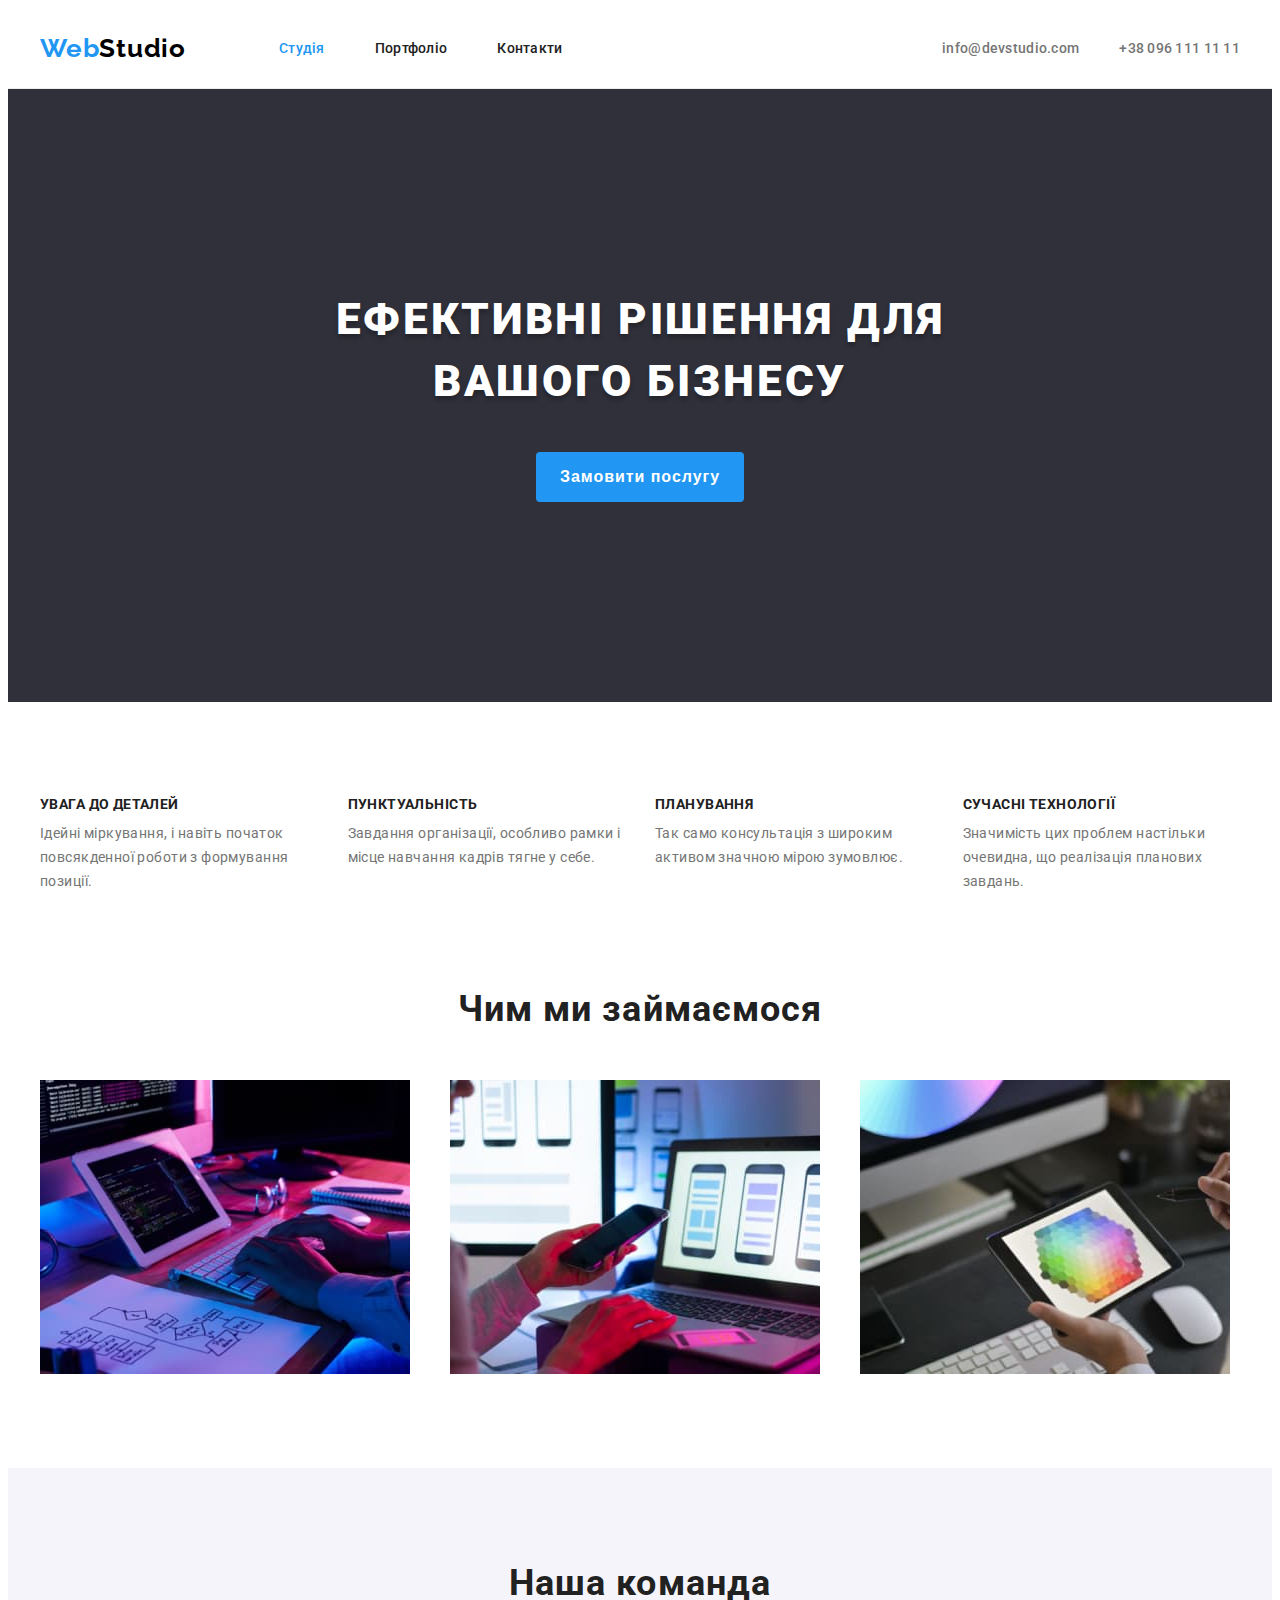
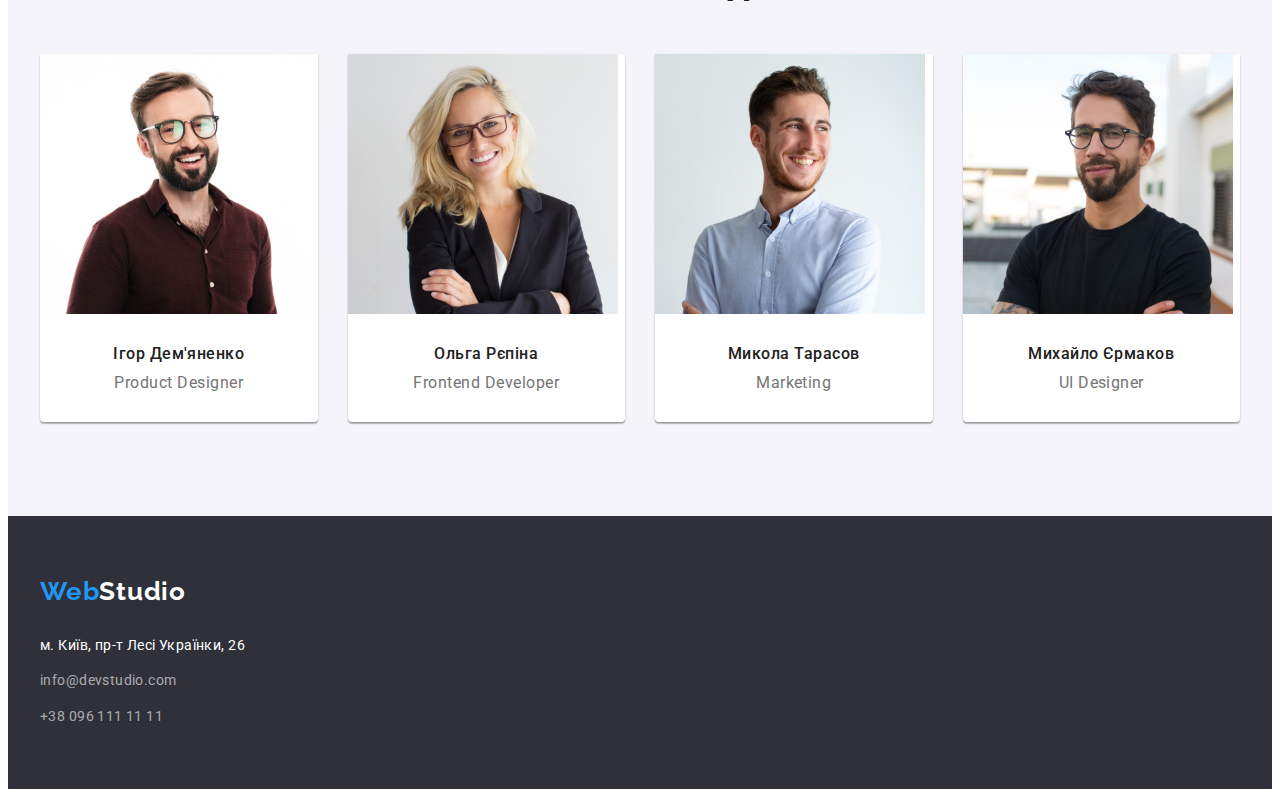
<file: index.html>
<!doctype html>
<html lang="uk">
<head>
    <meta charset="utf-8">
    <meta http-equiv="x-ua-compatible" content="IE=edge">
    <meta name="viewport" content="width=device-width, initial-scale=1.0">
    <link rel="preconnect" href="https://fonts.googleapis.com">
    <link rel="preconnect" href="https://fonts.gstatic.com" crossorigin>
    <link href="https://fonts.googleapis.com/css2?family=Raleway:wght@700&family=Roboto:wght@400;500;700;900&display=swap" rel="stylesheet">
    <link
        rel="stylesheet" href="https://cdnjs.cloudflare.com/ajax/libs/modern-normalize/1.0.0/modern-normalize.css"
        integrity="sha512-Zx6MlUMKSVJoQ+83OwhdILe8cSEsCzfqThJd7J/VA2UrK6Ctj85p+xzqfyuNXE5B1k25uUdmJ2OzItbBy9GHAQ=="
        crossorigin="anonymous" referrerpolicy="no-referrer"
    >
    <link rel="stylesheet" href="styles/styles.css">
    <title>goit-markup-hw-03</title>
</head>
<body>
    <header class="page-header">
        <div class="container flex">
            <nav class="main-nav flex">
                <a href="index.html" class="logo link"> Web<span class="logo-header">Studio</span></a>
                <ul class="site-nav flex">
                    <li class="item">
                        <a href="index.html" class="link current">Студія</a>
                    </li>

                    <li class="item">
                        <a href="portfolio.html" class="link">Портфоліо</a>
                    </li>

                    <li class="item">
                        <a href="" class="link">Контакти</a>
                    </li>
                </ul>
            </nav>
            <ul class="contacts-list flex">
                <li class="item">
                    <a href="mailto:info@devstudio.com" class="contacts link">info@devstudio.com</a>
                </li>

                <li class="item">
                    <a href="tel:+380961111111" class="contacts link">+38 096 111 11 11</a>
                </li>
            </ul>
        </div>
    </header>
    <main >
        <section class="section hero">
            <div class="container">
                <h1 class="title-hero">
                    Ефективні рішення для вашого бізнесу
                </h1>
                <button class="button-call" type="button">
                    Замовити послугу
                </button>
            </div>
        </section>
        <section class="section">
            <div class="container">
                <h2 class="title-section visually-hidden">
                    Особливості
                </h2>
                <ul class="features-list flex">
                    <li class="item">
                        <h3 class="features-title">УВАГА ДО ДЕТАЛЕЙ</h3>
                        <p class="features-text">
                            Ідейні міркування, і навіть початок повсякденної роботи з формування позиції.
                        </p>
                    </li>

                    <li class="item">
                        <h3 class="features-title">ПУНКТУАЛЬНІСТЬ</h3>
                        <p class="features-text">
                            Завдання організації, особливо рамки і місце навчання кадрів тягне у себе.
                        </p>
                    </li>

                    <li class="item">
                        <h3 class="features-title">ПЛАНУВАННЯ</h3>
                        <p class="features-text">
                            Так само консультація з широким активом значною мірою зумовлює.
                        </p>
                    </li>

                    <li class="item">
                        <h3 class="features-title">СУЧАСНІ ТЕХНОЛОГІЇ</h3>
                        <p class="features-text">
                            Значимість цих проблем настільки очевидна, що реалізація планових завдань.
                        </p>
                    </li>
                </ul>
            </div>
        </section>
        <section class="section business">
            <div class="container">
                <h2 class="title-section">
                    Чим ми займаємося
                </h2>
                <ul class="business-list flex">
                    <li class="item">
                        <img src="images/img1.jpg" alt="Створення макету" width="370">
                    </li>

                    <li class="item">
                        <img src="images/img2.jpg" alt="Адаптивна верстка" width="370">
                    </li>

                    <li class="item">
                        <img src="images/img3.jpg" alt="Дизайн" width="370">
                    </li>
                </ul>
            </div>
        </section>
        <section class="section team">
            <div class="container">
                <h2 class="title-section">
                    Наша команда
                </h2>
                <ul class="team-list flex">
                    <li class="item">
                        <img src="images/foto1.jpg" alt="Ігор Дем'яненко, Product Designer" width="270">
                        <div class="card-footer">
                            <h3 class="team-title">
                                Ігор Дем'яненко
                            </h3>
                            <p class="team-text">
                                Product Designer
                            </p>
                        </div>
                    </li>

                    <li class="item">
                        <img src="images/foto2.jpg" alt="Ольга Рєпіна, Frontend Developer" width="270">
                        <div class="card-footer">
                            <h3 class="team-title">
                                Ольга Рєпіна
                            </h3>
                            <p class="team-text">
                                Frontend Developer
                            </p>
                        </div>
                    </li>

                    <li class="item">
                        <img src="images/foto3.jpg" alt="Микола Тарасов, Marketing" width="270">
                        <div class="card-footer">
                            <h3 class="team-title">
                                Микола Тарасов
                            </h3>
                            <p class="team-text">
                                Marketing
                            </p>
                        </div>
                    </li>

                    <li class="item">
                        <img src="images/foto4.jpg" alt="Михайло Єрмаков, UI Designer" width="270">
                        <div class="card-footer">
                            <h3 class="team-title">
                                Михайло Єрмаков
                            </h3>
                            <p class="team-text">
                                UI Designer
                            </p>
                        </div>
                    </li>
                </ul>
            </div>
        </section>
    </main>
    <footer class="page-footer">
        <div class="container">
            <a href="" class="logo link">Web<span class="logo-footer">Studio</span></a>
            <address class="address-list">
                <p>
                    м. Київ, пр-т Лесі Українки, 26
                </p>
                <ul class="contacts-list">
                    <li class="item">
                        <a href="mailto:info@devstudio.com" class="contacts link transparency">info@devstudio.com</a>
                    </li>

                    <li class="item">
                        <a href="tel:+380961111111" class="contacts link transparency">+38 096 111 11 11</a>
                    </li>
                </ul>
            </address>
        </div>
    </footer>
</body>
</html>
</file>
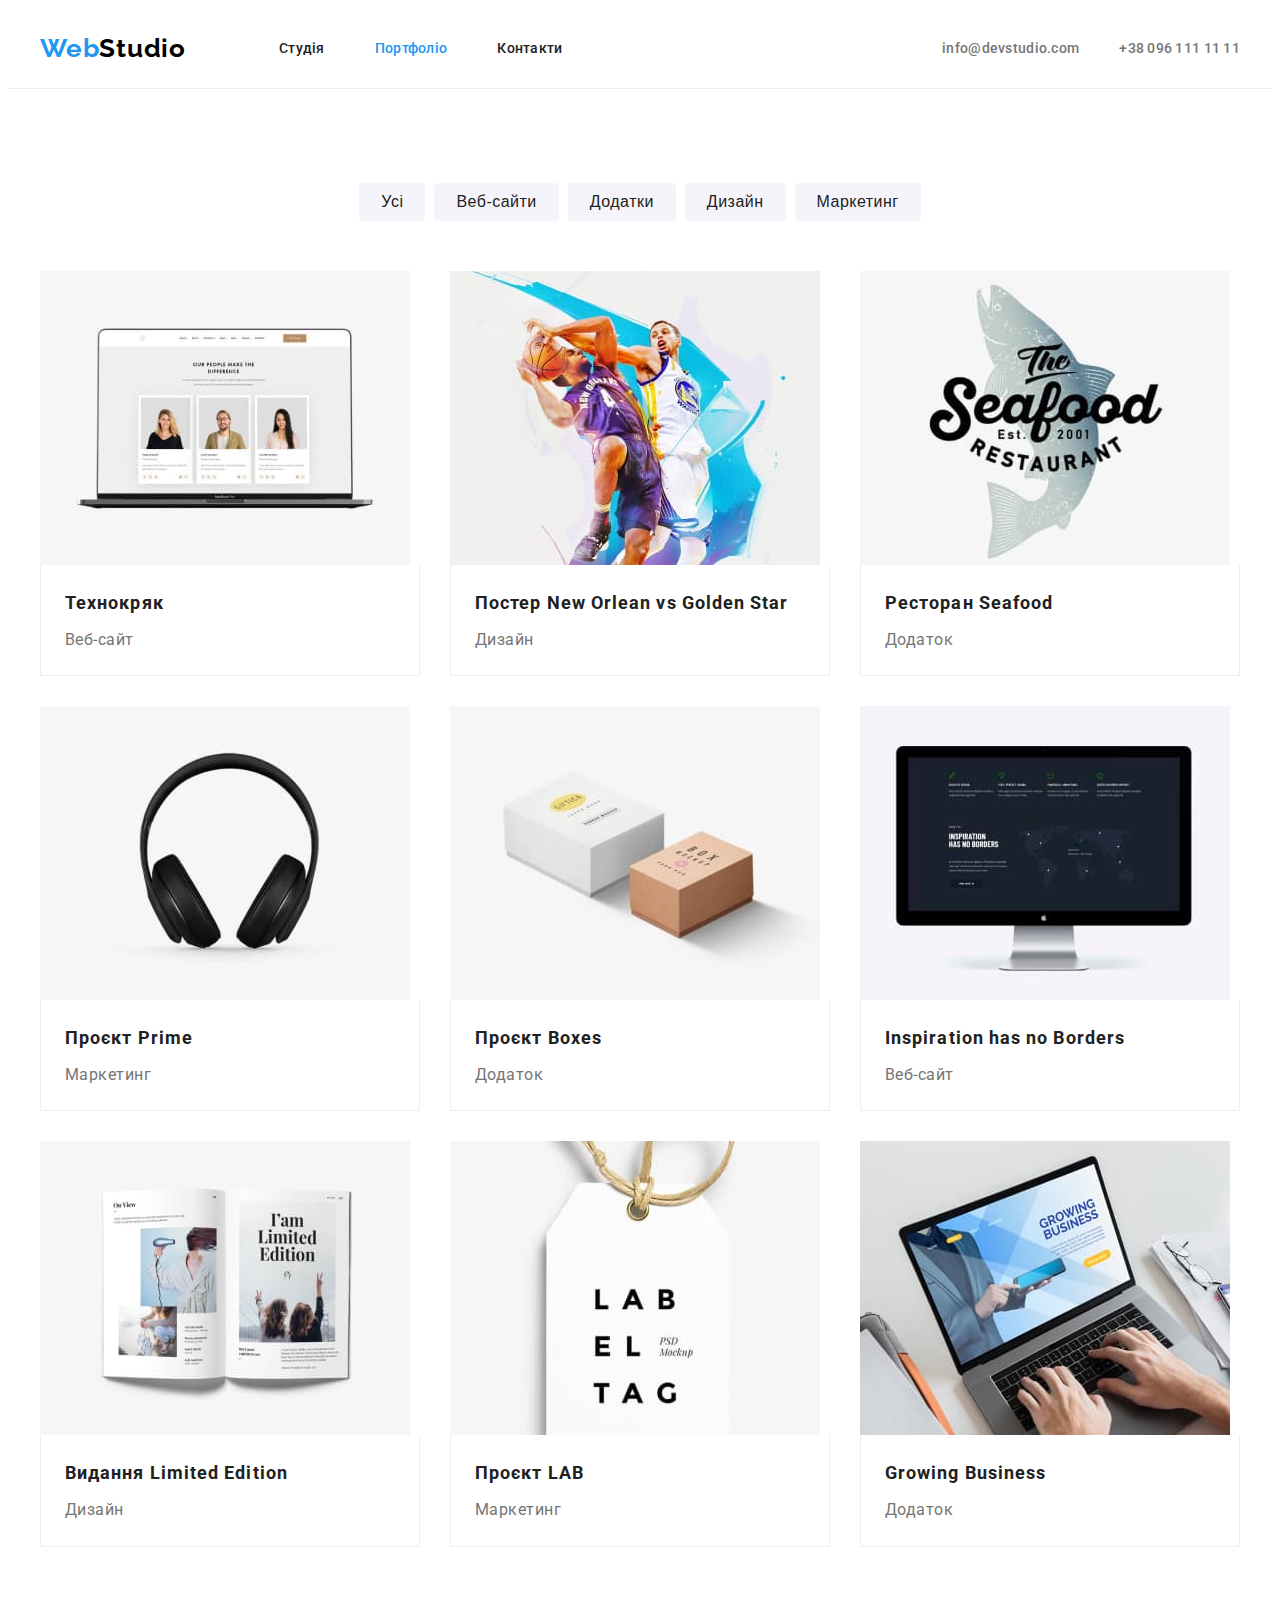
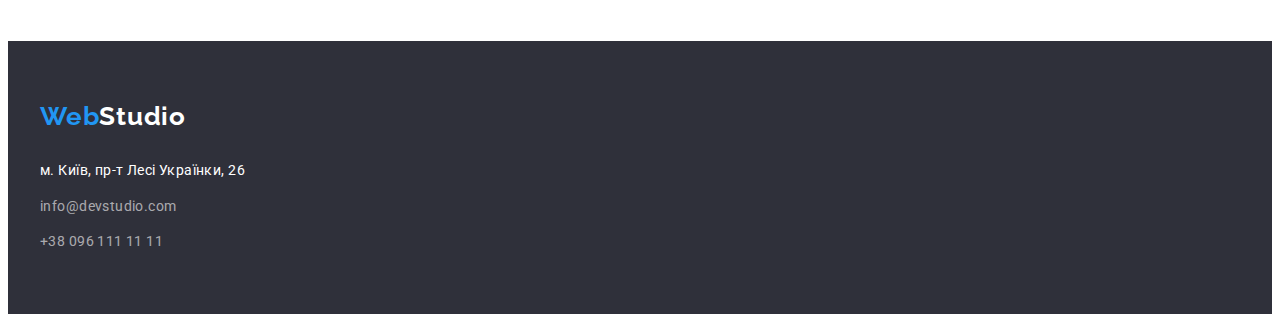
<file: portfolio.html>
<!DOCTYPE html>
<html lang="uk">
<head>
    <meta charset="utf-8">
    <meta http-equiv="x-ua-compatible" content="ie=edge">
    <meta name="viewport" content="width=device-width, initial-scale=1.0">
    <link rel="preconnect" href="https://fonts.googleapis.com">
    <link rel="preconnect" href="https://fonts.gstatic.com" crossorigin>
    <link href="https://fonts.googleapis.com/css2?family=Raleway:wght@700&family=Roboto:wght@400;500;700;900&display=swap" rel="stylesheet">
    <link 
        rel="stylesheet" href="https://cdnjs.cloudflare.com/ajax/libs/modern-normalize/1.0.0/modern-normalize.css"
        integrity="sha512-Zx6MlUMKSVJoQ+83OwhdILe8cSEsCzfqThJd7J/VA2UrK6Ctj85p+xzqfyuNXE5B1k25uUdmJ2OzItbBy9GHAQ=="
        crossorigin="anonymous" referrerpolicy="no-referrer"
    >
    <link rel="stylesheet" href="styles/styles.css">
    <title>goit-markup-hw-03</title>
</head>
<body>
    <header class="page-header">
        <div class="container flex">
            <nav class="main-nav flex">
                <a href="index.html" class="logo link"> Web<span class="logo-header">Studio</span></a>
                <ul class="site-nav flex">
                    <li class="item">
                        <a href="index.html" class="link">Студія</a>
                    </li>
    
                    <li class="item">
                        <a href="portfolio.html" class="link current">Портфоліо</a>
                    </li>
    
                    <li class="item">
                        <a href="" class="link">Контакти</a>
                    </li>
                </ul>
            </nav>
            <ul class="contacts-list flex">
                <li class="item">
                    <a href="mailto:info@devstudio.com" class="contacts link">info@devstudio.com</a>
                </li>
    
                <li class="item">
                    <a href="tel:+380961111111" class="contacts link">+38 096 111 11 11</a>
                </li>
            </ul>
        </div>
    </header>
    <main>
        <section class="section portfolio">
            <div class="container">
                <h1 class="title-section visually-hidden">
                    Портфоліо
                </h1>
                <ul class="filter flex">
                    <li class="item">
                        <button class="button-filter" type="button">
                            Усі
                        </button>
                    </li>

                    <li class="item">
                        <button class="button-filter" type="button">
                            Веб-сайти
                        </button>
                    </li>

                    <li class="item">
                        <button class="button-filter" type="button">
                            Додатки
                        </button>
                    </li>

                    <li class="item">
                        <button class="button-filter" type="button">
                            Дизайн
                        </button>
                    </li>

                    <li class="item">
                        <button class="button-filter" type="button">
                            Маркетинг
                        </button>
                    </li>
                </ul>
                <ul class="portfolio-list flex">
                    <li class="item">
                        <a href="" class="link">
                            <img src="images/project1.jpg" alt="Оформлення веб-сайту, світлий фон" width="370">
                            <div class="card-footer">
                                <h2 class="portfolio-title">
                                    Технокряк
                                </h2>
                                <p class="portfolio-text">
                                    Веб-сайт
                                </p>
                            </div>
                        </a>
                    </li>

                    <li class="item">
                        <a href="" class="link">
                            <img src="images/project2.jpg" alt="Дизайн постера анонс матча у баскетбол" width="370">
                            <div class="card-footer">
                                <h2 class="portfolio-title">
                                    Постер New Orlean vs Golden Star
                                </h2>
                                <p class="portfolio-text">
                                    Дизайн
                                </p>
                            </div>
                        </a>
                    </li>

                    <li class="item">
                        <a href="" class="link">
                            <img src="images/project3.jpg" alt="Логотип ресторану" width="370">
                            <div class="card-footer">
                                <h2 class="portfolio-title">
                                    Ресторан Seafood
                                </h2>
                                <p class="portfolio-text">
                                    Додаток
                                </p>
                            </div>
                        </a>
                    </li>

                    <li class="item">
                        <a href="" class="link">
                            <img src="images/project4.jpg" alt="Товарна позиція - чорні навушники" width="370">
                            <div class="card-footer">
                                <h2 class="portfolio-title">
                                    Проєкт Prime
                                </h2>
                                <p class="portfolio-text">
                                    Маркетинг
                                </p>
                            </div>
                        </a>
                    </li>

                    <li class="item">
                        <a href="" class="link">
                            <img src="images/project5.jpg" alt="Упаковочні коробки у додатку" width="370">
                            <div class="card-footer">
                                <h2 class="portfolio-title">
                                    Проєкт Boxes
                                </h2>
                                <p class="portfolio-text">
                                    Додаток
                                </p>
                            </div>
                        </a>
                    </li>

                    <li class="item">
                        <a href="" class="link">
                            <img src="images/project6.jpg" alt="Оформлення веб-сайту, темний фон" width="370">
                            <div class="card-footer">
                                <h2 class="portfolio-title">
                                    Inspiration has no Borders
                                </h2>
                                <p class="portfolio-text">
                                    Веб-сайт
                                </p>
                            </div>
                        </a>
                    </li>

                    <li class="item">
                        <a href="" class="link">
                            <img src="images/project7.jpg" alt="Дизайн видання" width="370">
                            <div class="card-footer">
                                <h2 class="portfolio-title">
                                    Видання Limited Edition
                                </h2>
                                <p class="portfolio-text">
                                    Дизайн
                                </p>
                            </div>
                        </a>
                    </li>

                    <li class="item">
                        <a href="" class="link">
                            <img src="images/project8.jpg" alt="Бірка товару" width="370">
                            <div class="card-footer">
                                <h2 class="portfolio-title">
                                    Проєкт LAB
                                </h2>
                                <p class="portfolio-text">
                                    Маркетинг
                                </p>
                            </div>
                        </a>
                    </li>

                    <li class="item">
                        <a href="" class="link">
                            <img src="images/project9.jpg" alt="Запуск додатку на екрані" width="370">
                            <div class="card-footer">
                                <h2 class="portfolio-title">
                                    Growing Business
                                </h2>
                                <p class="portfolio-text">
                                    Додаток
                                </p>
                            </div>
                        </a>
                    </li>
                </ul>
            </div>    
        </section>
    </main>
    <footer class="page-footer">
        <div class="container">
            <a href="" class="logo link">Web<span class="logo-footer">Studio</span></a>
            <address class="address-list">
                <p>
                    м. Київ, пр-т Лесі Українки, 26
                </p>
                <ul class="contacts-list">
                    <li class="item">
                        <a href="mailto:info@devstudio.com" class="contacts link transparency">info@devstudio.com</a>
                    </li>
    
                    <li class="item">
                        <a href="tel:+380961111111" class="contacts link transparency">+38 096 111 11 11</a>
                    </li>
                </ul>
            </address>
        </div>
    </footer>
</body>
</html>
</file>
<file: styles/styles.css>
:root {
    --background-color-primary: #FFFFFF;
    --background-color-secondary: #2F303A;
    --background-color-other: #F5F4FA;
    --border-color: #ECECEC;
    --border-color-secondary : #EEEEEE;
    --text-color-primary: #757575;
    --text-color-secondary: #212121;
    --accent-color-primary: #2196F3;
    --active-color-primary: #188CE8;
    --accent-color-secondary: #FFFFFF;
    --accent-color-secondary-transparency: rgba(255, 255, 255, 0.6);
    --accent-color-other: #000000;
    --card-set-gap: 30px;
    --portfolio-cards-inline: 3;
}
body {
    font-family: Roboto, sans-serif;
    background-color: var(--background-color-primary);
    color: var(--text-color-primary);
}
h1,
h2,
h3,
h4,
h5,
h6,
p,
ul {
    margin: 0;
    padding: 0;
    list-style: none;
}
img {
    display: block;
    max-width: 100%;
    height: auto;
}
.visually-hidden {
    position: absolute;
    white-space: nowrap;
    width: 1px;
    height: 1px;
    overflow: hidden;
    border: 0;
    padding: 0;
    clip: rect(0 0 0 0);
    clip-path: inset(50%);
    margin: -1px;
}
.flex {
    display: flex;
}
.link {
    text-decoration: none;
}
.section {
    padding-top: 94px;
    padding-bottom: 94px;
}
.container {
    margin-left: auto;
    margin-right: auto;
    width: 1200px;
    padding-left: 15px;
    padding-right: 15px;
}
/* header style */
.page-header {
    border-bottom: 1px solid var(--border-color);
}
.page-header .flex {
    align-items: center;
}
.logo {
    font-family: "Raleway";
    font-weight: 700;
    font-size: 26px;
    letter-spacing: 0.03em;
    color: var(--accent-color-primary);
}
.logo-header {
    color: var(--accent-color-other);
}
.site-nav {
    font-weight: 500;
    font-size: 14px;
    letter-spacing: 0.02em;
    width: 281px;
    margin-left: 93px;
}
.site-nav .item {
    margin-left: 50px;
}
.site-nav .item:first-child {
    margin-left: 0;
}
.site-nav .item a {
    color: var(--text-color-secondary);
}
.site-nav .item .current,
.site-nav .link:hover,
.site-nav .link:focus {
    color: var(--accent-color-primary);
}
.current a {
    color: var(--accent-color-primary);
}
.page-header .contacts-list {
    margin-left: auto;
}
.page-header .contacts-list .item:not(:first-child) {
    margin-left: 40px;
}
.page-header .contacts {
    color: var(--text-color-primary);
    font-weight: 500;
    font-size: 14px;
    letter-spacing: 0.02em;
}
.page-header .contacts:first-child {
    margin-left: 0;
}
.page-header .contacts:hover, .page-header .contacts:focus {
    color: var(--accent-color-primary);
}
.page-header .site-nav a {
    display: block;
    padding: 32px 0;
}
.page-header .contacts-list a {
    display: block;
    padding: 32px 0;
}

/* footer style */
.page-footer {
    background-color: var(--background-color-secondary);
    padding: 60px 0;
}
.logo-footer {
    color: var(--accent-color-secondary);
}
.page-footer .address-list {
    color: var(--accent-color-secondary);
    font-style: normal;
    font-size: 14px;
    line-height: 1.7;
    letter-spacing: 0.03em;
    margin-top: 28px;
}
.page-footer .contacts-list {
    margin: 12px 0 0 0;
}
.page-footer .contacts:hover,
.page-footer .contacts:focus {
    color: var(--accent-color-primary);
}
.page-footer .contacts-list .item:not(:first-child) {
    margin-top: 12px;
}
.page-footer .contacts-list .transparency {
    color: var(--accent-color-secondary-transparency);
}
/* studio style  */
.hero {
    padding-top: 200px;
    padding-bottom: 200px;
    background-color: var(--background-color-secondary);
    color: var(--accent-color-secondary);
}
.title-hero {
    font-size: 44px;
    font-weight: 900;
    line-height: 1.4;
    letter-spacing: 0.06em;
    text-align: center;
    text-shadow: 0px 4px 4px rgba(0, 0, 0, 0.25);
    width: 696px;
    margin: 0 auto 40px;
    text-transform: uppercase;
}
.button-call {
    color: var(--accent-color-secondary);
    background-color: var(--accent-color-primary);
    border: none;
    font-weight: 700;
    font-size: 16px;
    line-height: 1.9;
    text-align: center;
    letter-spacing: 0.06em;
    display: block;
    min-width: 200px;
    height: 50px;
    border-radius: 4px;
    padding-left: 24px;
    padding-right: 24px;
    margin-left: auto;
    margin-right: auto;
}
.button-call:active {
    background-color: var(--active-color-primary);
    min-width: 216px;
}
.title-section {
    color: var(--text-color-secondary);
    font-weight: 700;
    font-size: 36px;
    text-align: center;
    letter-spacing: 0.03em;
}
.features-list > .item {
    flex-basis: calc(100% - 3 * var(--card-set-gap)/ 4);
    margin-left: var(--card-set-gap);
}
.features-list>.item:first-child {
    margin-left: 0;
}
.features-title {
    color: var(--text-color-secondary);
    font-weight: 700;
    font-size: 14px;
    letter-spacing: 0.03em;
    text-transform: uppercase;
}
.features-text {
    margin-top: 10px;
    font-size: 14px;
    line-height: 1.7;
    letter-spacing: 0.03em;
}
.business {
    padding-top: 0;
}
.business-list {
    margin-top: 50px;
}
.business-list > .item {
    flex-basis: calc(100% - 2 * var(--card-set-gap)/ 3);
    margin-left: var(--card-set-gap);
}
.business-list>.item:first-child {
    margin-left: 0;
}
.team {
    background-color: var(--background-color-other);
}
.team-list {
    margin-top: 50px;
}
.team-list .item {
    flex-basis: calc(100% - 3 * var(--card-set-gap)/ 4);
    background-color: var(--background-color-primary);
    margin-left: var(--card-set-gap);
    box-shadow: 0px 1px 3px rgba(0, 0, 0, 0.12), 0px 1px 1px rgba(0, 0, 0, 0.14), 0px 2px 1px rgba(0, 0, 0, 0.2);
    border-radius: 0px 0px 4px 4px;
}
.team-list>.item:first-child {
    margin-left: 0;
}
.team-list .card-footer {
    padding: 30px calc(var(--card-set-gap)/ 2);
}
.team-title {
    color: var(--text-color-secondary);
    font-weight: 500;
    font-size: 16px;
    text-align: center;
    letter-spacing: 0.03em;
}
.team-text {
    font-size: 16px;
    text-align: center;
    letter-spacing: 0.03em;
    margin-top: 10px;
}

/* portfolio style*/
.container .filter {
    justify-content: center;
}
.button-filter {
    color: var(--text-color-secondary);
    background-color:var(--background-color-other);
    font-weight: 500;
    font-size: 16px;
    line-height: 1.6;
    text-align: center;
    letter-spacing: 0.03em;
    cursor: pointer;
    padding: 6px 22px;
    border: none;
    border-radius: 4px;
}
.button-filter:hover, .button-filter:focus, .button-filter:active {
    color: var(--accent-color-secondary);
    background-color: var(--accent-color-primary);
    filter: drop-shadow(0px 4px 4px rgba(0, 0, 0, 0.25));
}
.filter .item:not(:first-child) {
    margin-left: 9px;
}
.portfolio-list {
    flex-wrap: wrap;
    margin-top: 50px;
    margin-left: calc(-1 * var(--card-set-gap));
}
.portfolio-list > .item {
    margin-left: var(--card-set-gap);
    /*flex-basis: calc(100% / 3 - var(--card-set-gap));*/
    flex-basis: calc(100% / var(--portfolio-cards-inline) - var(--card-set-gap));
}
.portfolio-list> .item:nth-child(n+4) {
    margin-top: var(--card-set-gap);
}
.portfolio-list .card-footer {
    padding: 20px 24px;
    border-right: 1px solid var(--border-color-secondary);
    border-bottom: 1px solid var(--border-color-secondary);
    border-left: 1px solid var(--border-color-secondary);
}
.portfolio .portfolio-title {
    color: var(--text-color-secondary);
    font-weight: 700;
    font-size: 18px; 
    line-height: 2;
    letter-spacing: 0.06em;
}
.portfolio .portfolio-text {
    margin-top: 4px;
    color: var(--text-color-primary);
    font-size: 16px;
    line-height: 1.9;
    letter-spacing: 0.03em;
}
</file>
